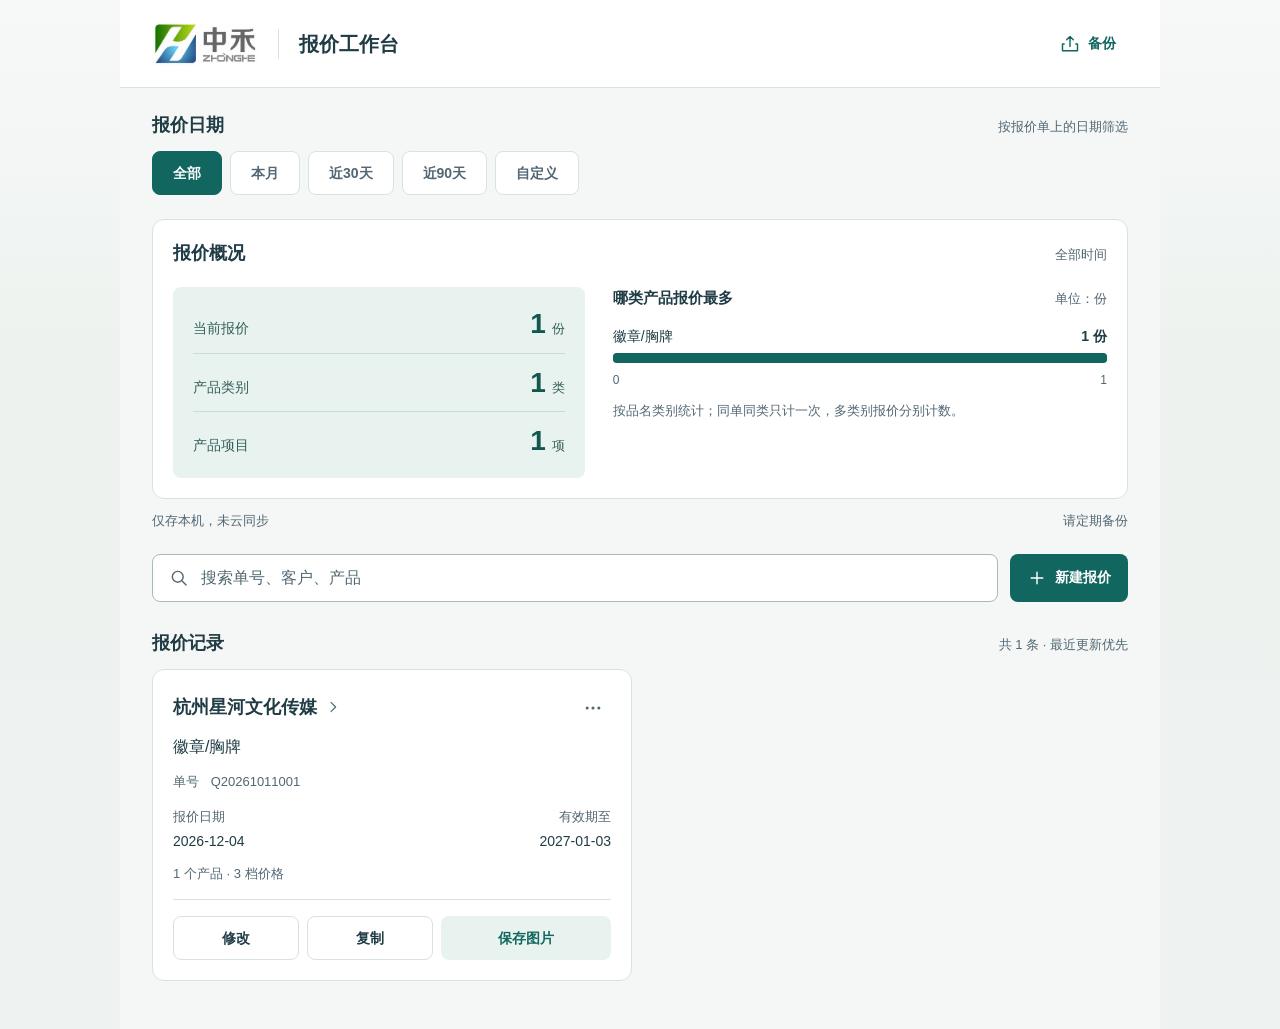
<file: index.html>
<!doctype html>
<html lang="zh-CN">
<head>
  <meta charset="utf-8">
  <meta name="viewport" content="width=device-width,initial-scale=1,maximum-scale=1,user-scalable=no,viewport-fit=cover">
  <meta name="theme-color" content="#0f5b4b">
  <meta name="apple-mobile-web-app-capable" content="yes">
  <meta name="apple-mobile-web-app-status-bar-style" content="default">
  <meta name="apple-mobile-web-app-title" content="中禾报价">
  <title>中禾报价 · 移动工作台</title>
  <link rel="manifest" href="./manifest.webmanifest">
  <link rel="icon" href="./icon.svg" type="image/svg+xml">
  <link rel="stylesheet" href="./styles.css">
  <link rel="stylesheet" href="./v2.css">
  <link rel="stylesheet" href="./v3.css">
  <link rel="stylesheet" href="./v4.css">
  <link rel="stylesheet" href="./v5.css">
  <link rel="stylesheet" href="./v6.css?v=20">
  <link rel="stylesheet" href="./home.css?v=24">
</head>
<body>
  <div id="app" aria-live="polite"></div>
  <div id="toast" class="toast" role="status"></div>
  <div id="dialog-root"></div>
  <script src="./app.js?v=22" defer></script>
  <script src="./v2-bridge.js" defer></script>
  <script src="./v3-bridge.js?v=22" defer></script>
  <script src="./v4-bridge.js" defer></script>
  <script src="./v5-bridge.js?v=16" defer></script>
  <script src="./v6-bridge.js?v=22" defer></script>
  <script src="./home.js?v=24" defer></script>
</body>
</html>
</file>
<file: styles.css>
:root{--brand:#0f5b4b;--brand-2:#18735e;--brand-soft:#e8f4ef;--ink:#163b33;--muted:#6f837c;--line:#dce7e2;--paper:#fff;--bg:#f3f7f5;--danger:#bd443f;--warn:#9a6412;--shadow:0 14px 40px rgba(20,70,58,.09);--radius:22px;--safe-bottom:max(20px,env(safe-area-inset-bottom))}
*{box-sizing:border-box}html{background:var(--bg);color:var(--ink);font-family:Inter,"PingFang SC","Noto Sans CJK SC",system-ui,-apple-system,sans-serif}body{margin:0;min-height:100dvh;background:radial-gradient(circle at 90% -10%,#d8eee6 0,transparent 34%),var(--bg)}button,input,select,textarea{font:inherit}button{cursor:pointer;-webkit-tap-highlight-color:transparent}button:focus-visible,input:focus-visible,select:focus-visible,textarea:focus-visible{outline:3px solid rgba(24,115,94,.28);outline-offset:2px}.shell{width:min(100%,760px);margin:auto;min-height:100dvh;padding-bottom:96px}.topbar{position:sticky;z-index:20;top:0;display:flex;align-items:center;gap:12px;padding:max(14px,env(safe-area-inset-top)) 18px 12px;background:rgba(243,247,245,.92);backdrop-filter:blur(18px);border-bottom:1px solid rgba(220,231,226,.85)}.brandmark{display:grid;place-items:center;width:42px;height:42px;border-radius:14px;color:#fff;background:linear-gradient(145deg,var(--brand-2),var(--brand));box-shadow:0 8px 18px rgba(15,91,75,.22);font-weight:900}.brandcopy{min-width:0;flex:1}.brandcopy strong{display:block;font-size:17px;letter-spacing:.02em}.brandcopy small{color:var(--muted);font-size:11px;letter-spacing:.13em}.icon-btn{display:grid;place-items:center;min-width:44px;height:44px;padding:0 13px;border:1px solid var(--line);border-radius:14px;background:#fff;color:var(--ink);font-weight:800}.main{padding:18px}.hero{position:relative;overflow:hidden;padding:24px;border-radius:26px;color:#fff;background:linear-gradient(135deg,#0a4e41,#17745f);box-shadow:0 20px 46px rgba(15,91,75,.19)}.hero:after{content:"";position:absolute;width:170px;height:170px;right:-70px;top:-70px;border:32px solid rgba(255,255,255,.08);border-radius:50%}.hero-eyebrow{font-size:12px;letter-spacing:.18em;opacity:.72}.hero h1{margin:8px 0 6px;font-size:28px;line-height:1.15}.hero p{margin:0;max-width:88%;font-size:13px;line-height:1.7;color:#d9eee7}.stats{position:relative;z-index:1;display:grid;grid-template-columns:repeat(3,1fr);gap:8px;margin-top:20px}.stat{padding:13px 10px;border:1px solid rgba(255,255,255,.12);border-radius:16px;background:rgba(255,255,255,.09)}.stat b{display:block;font-size:21px}.stat span{font-size:11px;color:#d0e7df}.toolbar{display:grid;grid-template-columns:1fr auto;gap:10px;margin:18px 0 12px}.search{display:flex;align-items:center;gap:9px;padding:0 14px;border:1px solid var(--line);border-radius:16px;background:#fff}.search input{width:100%;height:48px;border:0;outline:0;color:var(--ink);background:transparent}.primary,.secondary,.danger,.ghost{min-height:48px;border-radius:15px;padding:0 16px;font-weight:850;border:1px solid transparent}.primary{color:#fff;background:linear-gradient(145deg,var(--brand-2),var(--brand));box-shadow:0 8px 20px rgba(15,91,75,.18)}.secondary{color:var(--brand);background:var(--brand-soft);border-color:#cfe3db}.ghost{color:var(--ink);background:#fff;border-color:var(--line)}.danger{color:var(--danger);background:#fff1f0;border-color:#f1cfcc}.tabs{display:flex;gap:8px;overflow:auto;padding:4px 0 10px;scrollbar-width:none}.tabs::-webkit-scrollbar{display:none}.tab{flex:none;min-height:38px;padding:0 14px;border:0;border-radius:999px;background:#e6efeb;color:#667a73;font-size:13px;font-weight:800}.tab.active{color:#fff;background:var(--brand)}.quote-list{display:grid;gap:12px}.quote-card{padding:18px;border:1px solid var(--line);border-radius:var(--radius);background:#fff;box-shadow:0 8px 26px rgba(20,70,58,.055)}.quote-card:active{transform:scale(.995)}.card-top{display:flex;gap:12px;justify-content:space-between;align-items:flex-start}.quote-no{font-size:15px;font-weight:950;overflow-wrap:anywhere}.customer{margin-top:5px;color:var(--muted);font-size:13px}.pill{flex:none;padding:7px 10px;border-radius:999px;background:#edf1ef;color:#61726c;font-size:11px;font-weight:900}.pill.pending{background:#fff2d9;color:var(--warn)}.pill.ordered{background:#e1f4e8;color:#207344}.pill.invalid,.pill.expired{background:#fee9e7;color:var(--danger)}.products{margin:15px 0 10px;font-size:17px;font-weight:900;line-height:1.45}.meta{display:grid;gap:5px;color:#83948e;font-size:12px}.card-actions{display:grid;grid-template-columns:repeat(3,1fr);gap:8px;margin-top:15px}.card-actions button{min-height:40px;padding:0 7px;border-radius:12px;font-size:12px}.empty{text-align:center;padding:50px 20px;color:var(--muted)}.fab{position:fixed;z-index:30;right:max(18px,calc((100vw - 724px)/2));bottom:var(--safe-bottom);display:flex;align-items:center;gap:8px;min-height:54px;padding:0 19px;border:0;border-radius:18px;color:#fff;background:linear-gradient(145deg,#18735e,#0f5b4b);box-shadow:0 14px 30px rgba(15,91,75,.3);font-weight:900}.page-head{display:flex;align-items:center;gap:12px;margin-bottom:16px}.page-head h1{margin:0;font-size:23px}.page-head p{margin:4px 0 0;color:var(--muted);font-size:12px}.section,.product-section{margin-bottom:14px;padding:18px;border:1px solid var(--line);border-radius:22px;background:#fff;box-shadow:0 7px 24px rgba(20,70,58,.045)}.section-title{display:flex;justify-content:space-between;align-items:center;margin:0 0 14px;font-size:16px;font-weight:950}.section-title small{color:var(--muted);font-size:11px;font-weight:500}.form-grid{display:grid;gap:13px}.two{grid-template-columns:1fr 1fr}.field{display:grid;gap:7px;min-width:0}.field label,.label{color:#657a72;font-size:12px;font-weight:800}.field input,.field select,.field textarea{width:100%;min-height:48px;padding:12px 13px;border:1px solid var(--line);border-radius:13px;background:#fbfdfc;color:var(--ink);outline:0}.field textarea{min-height:82px;resize:vertical;line-height:1.55}.field input:focus,.field select:focus,.field textarea:focus{border-color:#69a898;background:#fff;box-shadow:0 0 0 3px rgba(24,115,94,.08)}.product-head{display:flex;align-items:center;justify-content:space-between;margin:-18px -18px 18px;padding:16px 18px;border-radius:22px 22px 0 0;color:#fff;background:linear-gradient(135deg,#145f50,#0f5b4b)}.product-head strong{font-size:16px}.product-head button{border:1px solid rgba(255,255,255,.25);border-radius:11px;color:#fff;background:rgba(255,255,255,.1);height:36px}.subhead{margin:18px 0 10px;padding-top:15px;border-top:1px solid #edf2ef;font-size:14px;font-weight:950}.chips{display:flex;flex-wrap:wrap;gap:8px}.chip{position:relative}.chip input{position:absolute;opacity:0}.chip span{display:flex;align-items:center;min-height:38px;padding:0 11px;border:1px solid var(--line);border-radius:11px;background:#f8faf9;color:#60746d;font-size:12px;font-weight:750}.chip input:checked+span{border-color:#85b8aa;color:var(--brand);background:var(--brand-soft)}.segmented{display:grid;grid-template-columns:1fr 1fr;gap:4px;padding:4px;border-radius:13px;background:#edf3f0}.segmented button{height:39px;border:0;border-radius:10px;background:transparent;color:#71827c;font-weight:800}.segmented button.active{background:#fff;color:var(--brand);box-shadow:0 3px 9px rgba(20,70,58,.1)}.price-row{display:grid;grid-template-columns:1fr 1fr 38px;gap:8px;align-items:end;margin-bottom:9px}.price-row .remove{height:48px;border:1px solid #f0d2cf;border-radius:12px;background:#fff5f4;color:var(--danger);font-size:20px}.photo-row{display:flex;gap:9px;overflow:auto}.photo{position:relative;flex:0 0 88px;height:88px;border-radius:14px;overflow:hidden;background:#eef3f0}.photo img{width:100%;height:100%;object-fit:cover}.photo button{position:absolute;right:4px;top:4px;width:25px;height:25px;border:0;border-radius:50%;color:#fff;background:rgba(0,0,0,.58)}.upload{display:grid;place-items:center;flex:0 0 88px;height:88px;border:1px dashed #9ebbb1;border-radius:14px;color:var(--brand);background:#f6fbf9;font-size:12px;font-weight:850}.sticky-save{position:sticky;z-index:18;bottom:0;display:grid;grid-template-columns:1fr 2fr;gap:10px;margin:16px -18px -18px;padding:12px 18px calc(12px + env(safe-area-inset-bottom));background:linear-gradient(0deg,#f3f7f5 80%,rgba(243,247,245,0))}.detail-hero{overflow:hidden;border-radius:24px;background:#fff;border:1px solid var(--line);box-shadow:var(--shadow)}.detail-banner{padding:22px;background:linear-gradient(135deg,#e9f6f1,#fffdf7)}.detail-banner h1{margin:8px 0 5px;font-size:22px}.detail-banner p{margin:0;color:var(--muted);font-size:12px}.detail-grid{display:grid;grid-template-columns:1fr 1fr;background:var(--line);gap:1px}.detail-grid div{padding:14px;background:#fff}.detail-grid span{display:block;color:var(--muted);font-size:11px}.detail-grid b{display:block;margin-top:5px;font-size:13px}.spec-list{display:grid;gap:1px;background:#edf2ef}.spec-row{display:grid;grid-template-columns:90px 1fr;gap:12px;padding:13px;background:#fff;font-size:13px}.spec-row span:first-child{color:var(--muted)}.price-table{overflow:hidden;border:1px solid var(--line);border-radius:14px}.price-line{display:grid;grid-template-columns:.8fr 1fr 1.25fr;gap:8px;padding:12px;background:#fff;border-top:1px solid #edf2ef;font-size:12px}.price-line:first-child{border:0;background:var(--brand-soft);color:#477266;font-weight:900}.price-line span:last-child{text-align:right;font-weight:900}.detail-actions{display:grid;grid-template-columns:1fr 1fr;gap:9px;margin-top:14px}.login-shell{display:grid;align-items:center;min-height:100dvh;padding:28px 20px;background:radial-gradient(circle at 80% 10%,#d0e9e0,transparent 35%),linear-gradient(155deg,#f7faf8,#eaf2ef)}.login-card{width:min(100%,430px);margin:auto;padding:27px;border:1px solid rgba(255,255,255,.7);border-radius:28px;background:rgba(255,255,255,.9);box-shadow:0 30px 80px rgba(20,70,58,.14);backdrop-filter:blur(18px)}.login-logo{display:grid;place-items:center;width:58px;height:58px;border-radius:18px;color:#fff;background:linear-gradient(145deg,var(--brand-2),var(--brand));font-size:23px;font-weight:950}.login-card h1{margin:20px 0 8px;font-size:28px}.login-card>p{margin:0 0 22px;color:var(--muted);font-size:13px;line-height:1.7}.login-card .primary{width:100%;margin-top:16px}.demo-link{width:100%;margin-top:10px;border:0;background:transparent;color:var(--brand);font-weight:800}.toast{position:fixed;z-index:100;left:50%;bottom:100px;transform:translate(-50%,20px);max-width:calc(100vw - 40px);padding:11px 15px;border-radius:13px;color:#fff;background:rgba(22,47,41,.94);font-size:13px;opacity:0;pointer-events:none;transition:.22s}.toast.show{opacity:1;transform:translate(-50%,0)}.modal{position:fixed;z-index:90;inset:0;display:grid;place-items:end center;padding:18px;background:rgba(7,26,21,.42);backdrop-filter:blur(5px)}.modal-card{width:min(100%,520px);padding:20px;border-radius:24px;background:#fff;box-shadow:0 30px 80px rgba(0,0,0,.22)}.modal-card h2{margin:0 0 8px}.modal-card p{color:var(--muted);line-height:1.6}.modal-actions{display:grid;grid-template-columns:1fr 1fr;gap:9px;margin-top:18px}.hidden{display:none!important}.offline{display:inline-flex;align-items:center;gap:6px;color:#976512;font-size:11px;font-weight:800}.offline:before{content:"";width:7px;height:7px;border-radius:50%;background:#e5a528}@media(min-width:700px){.main{padding:24px}.hero{padding:30px}.quote-list{grid-template-columns:1fr 1fr}.quote-card{display:flex;flex-direction:column}.card-actions{margin-top:auto;padding-top:16px}.form-grid.desktop-two{grid-template-columns:1fr 1fr}.sticky-save{margin-left:-24px;margin-right:-24px;padding-left:24px;padding-right:24px}}@media(max-width:420px){.main{padding:14px}.two{grid-template-columns:1fr}.stats{gap:6px}.stat{padding:11px 8px}.stat b{font-size:18px}.hero h1{font-size:25px}.toolbar{grid-template-columns:1fr}.toolbar .primary{display:none}.detail-grid{grid-template-columns:1fr 1fr}.price-line{grid-template-columns:.75fr 1fr 1.35fr;padding:11px 9px}.section,.product-section{padding:15px}.product-head{margin:-15px -15px 16px;padding:15px}.sticky-save{margin-left:-15px;margin-right:-15px}}
@media(prefers-reduced-motion:reduce){*{scroll-behavior:auto!important;transition:none!important}}@media print{.topbar,.detail-actions,.fab,.sticky-save{display:none!important}.shell{padding:0;max-width:none}.main{padding:0}.section,.product-section,.detail-hero{box-shadow:none;break-inside:avoid}body{background:#fff}}
</file>
<file: v2.css>
:root{--brand:#0b4c3f;--brand-2:#146454;--brand-soft:#eaf3ef;--ink:#132f29;--muted:#71807b;--line:#dfe6e2;--gold:#b8904b;--gold-soft:#f6f0e4;--bg:#eef2f0;--shadow:0 18px 54px rgba(18,52,43,.08);--radius:16px}
body{background:linear-gradient(180deg,#f7f9f8 0,#edf2ef 34%,#eef2f0 100%)}
.topbar{padding:max(12px,env(safe-area-inset-top)) 18px 11px;background:rgba(248,250,249,.94);border-bottom:1px solid #e5ebe8}.brandcopy strong{font-size:16px}.brandcopy small{font-size:9px;letter-spacing:.18em;color:#8a9692}.icon-btn{border-radius:12px;box-shadow:0 4px 14px rgba(18,52,43,.04)}
.hero{padding:22px;border-radius:18px;background:linear-gradient(125deg,#0a4439 0%,#0f594a 58%,#18705d 100%);box-shadow:0 18px 44px rgba(11,76,63,.18)}.hero:after{width:210px;height:210px;right:-80px;top:-90px;border:1px solid rgba(211,184,127,.23);box-shadow:0 0 0 32px rgba(255,255,255,.025),0 0 0 64px rgba(255,255,255,.02)}.hero-eyebrow{color:#d6bd85;font-size:10px;font-weight:700}.hero h1{font-size:26px;letter-spacing:-.02em}.stats{margin-top:18px}.stat{border-radius:10px;border-color:rgba(255,255,255,.1);background:rgba(255,255,255,.065)}
.quote-card{position:relative;border-radius:15px;border:1px solid #e2e8e5;box-shadow:0 10px 30px rgba(18,52,43,.05)}.quote-card:before{content:"";position:absolute;left:-1px;top:18px;bottom:18px;width:3px;border-radius:2px;background:var(--gold)}.products{font-size:16px}.primary,.secondary,.danger,.ghost{border-radius:11px}.tab{border-radius:10px}.fab{border-radius:14px}
.quote-document{overflow:hidden;border:1px solid #dfe5e2;background:#fff;box-shadow:0 24px 70px rgba(18,52,43,.11)}
.doc-masthead{display:grid;grid-template-columns:58px minmax(0,1fr) auto;gap:14px;align-items:center;padding:24px 20px 18px}.doc-logo{display:grid;place-items:center;width:58px;height:58px;border-radius:12px;background:var(--brand);color:#fff;font-size:20px;font-weight:950;letter-spacing:.04em;box-shadow:inset 0 0 0 1px rgba(255,255,255,.13)}.doc-company{min-width:0}.doc-company small{display:block;overflow:hidden;color:#9a7940;font-size:8px;font-weight:800;letter-spacing:.08em;white-space:nowrap;text-overflow:ellipsis}.doc-company h1{margin:5px 0 3px;font-size:17px;line-height:1.25;letter-spacing:.01em}.doc-company p{margin:0;color:#83918c;font-size:10px}.doc-type{text-align:right}.doc-type span{display:block;color:#a38043;font-size:9px;font-weight:900;letter-spacing:.13em}.doc-type b{display:block;margin-top:3px;font-size:18px}.doc-rule{height:4px;margin:0 20px;background:linear-gradient(90deg,var(--brand) 0 72%,var(--gold) 72%)}
.doc-summary{display:grid;grid-template-columns:1.35fr 1fr 1fr 1fr;gap:1px;margin:18px 20px;background:#e3e9e6;border:1px solid #e3e9e6}.doc-summary>div{min-width:0;padding:10px;background:#fafbf9}.doc-summary span,.doc-client span{display:block;color:#7d8985;font-size:9px}.doc-summary b,.doc-client b{display:block;margin-top:4px;overflow-wrap:anywhere;font-size:11px}.doc-status{color:#9b6819!important}.doc-status.ordered{color:#23724a!important}.doc-status.invalid,.doc-status.expired{color:#b8423d!important}
.doc-client{display:grid;grid-template-columns:92px 1.3fr 1fr;margin:0 20px 22px;border:1px solid #dce7e2;background:#f1f6f3}.doc-client>div{min-width:0;padding:11px 12px;border-right:1px solid #dce7e2;border-bottom:1px solid #dce7e2}.doc-client>div:nth-last-child(-n+2){border-bottom:0}.doc-client>div:nth-child(3),.doc-client>div:nth-child(5){border-right:0}.doc-client-label{grid-row:1/3;display:flex;flex-direction:column;justify-content:center;background:var(--brand);color:#fff!important}.doc-client-label small{color:#bcd0ca;font-size:8px;letter-spacing:.12em}.doc-client-label b{font-size:14px}
.doc-product{margin:0 20px 24px;border-top:1px solid #c6d0cc}.doc-product-title{display:grid;grid-template-columns:48px 1fr auto;align-items:center;min-height:66px;background:var(--brand);color:#fff}.doc-index{display:grid;place-items:center;align-self:stretch;background:var(--gold);font-size:16px;font-weight:900}.doc-product-title>div:nth-child(2){padding:10px 12px}.doc-product-title small{display:block;color:#bdd0ca;font-size:8px;font-weight:700;letter-spacing:.12em}.doc-product-title h2{margin:3px 0 0;font-size:16px}.doc-lead{padding:10px 14px;text-align:right}.doc-lead b{display:block;margin-top:3px;font-size:11px}.doc-specs{display:grid;grid-template-columns:1fr 1fr;border:1px solid #dfe6e2;border-top:0}.doc-specs>div{min-width:0;padding:11px 12px;border-right:1px solid #e2e8e5;border-bottom:1px solid #e2e8e5}.doc-specs>div:nth-child(even){border-right:0}.doc-specs .wide{grid-column:1/-1;border-right:0}.doc-specs span{display:block;color:#788580;font-size:9px}.doc-specs b{display:block;margin-top:5px;font-size:12px;line-height:1.55}.doc-photos{display:flex;gap:8px;padding:12px;border:1px solid #e1e7e4;border-top:0;overflow:auto}.doc-photos img{width:76px;height:76px;object-fit:cover;border-radius:8px;border:1px solid #e1e6e3}.doc-pricing{margin-top:12px;border:1px solid #dce5e1}.doc-price-head,.doc-price-row{display:grid;grid-template-columns:1fr 1fr 1.25fr;align-items:center;gap:8px}.doc-price-head{padding:10px 12px;background:#e8f2ed;color:#45675e;font-size:9px;font-weight:900}.doc-price-head span:last-child{text-align:right}.doc-price-row{padding:12px;border-top:1px solid #e6ebe8;font-size:11px}.doc-price-row>span:first-child{font-weight:700}.doc-price-row i{margin-right:8px;color:#b8904b;font-size:8px;font-style:normal}.doc-price-row small{color:#85908c;font-size:8px}.doc-price-row strong{text-align:right;color:var(--brand);font-size:13px}.doc-fee{display:flex;justify-content:space-between;padding:10px 12px;border-top:1px solid #e5e2d8;background:#faf6ec;color:#795f31;font-size:11px}.doc-note{display:grid;grid-template-columns:82px 1fr;padding:11px 12px;background:#fbf8f1;color:#584a32;font-size:11px}.doc-note span{color:#9a7d48;font-weight:700}.doc-extras{display:grid;grid-template-columns:1fr 1fr;gap:8px;margin-top:10px}.doc-extras>div{padding:11px;border:1px solid #e1e7e4;background:#f7f9f8}.doc-extras small{display:block;color:#75837e;font-size:8px;font-weight:800;letter-spacing:.08em}.doc-extras b{display:block;margin-top:5px;font-size:11px}.doc-extras span{display:block;margin-top:3px;color:#74817d;font-size:9px;line-height:1.4}
.doc-footer{display:grid;grid-template-columns:1fr auto;gap:20px;align-items:center;margin-top:6px;padding:18px 20px;background:#123c33;color:#fff}.doc-footer b{font-size:11px;color:#d5b979}.doc-footer p{margin:5px 0 0;max-width:430px;color:#d0dfda;font-size:9px;line-height:1.55}.doc-seal{text-align:right}.doc-seal span{display:block;font-size:14px;font-weight:900}.doc-seal small{color:#a9c2ba;font-size:7px;letter-spacing:.12em}.action-dock{position:sticky;z-index:18;bottom:0;display:grid;grid-template-columns:repeat(3,1fr);gap:8px;margin:16px -18px -18px;padding:12px 18px calc(12px + env(safe-area-inset-bottom));background:rgba(239,243,241,.95);border-top:1px solid #dce4e0;backdrop-filter:blur(16px)}.action-dock button{min-height:44px;padding:0 8px;font-size:11px}.action-dock .primary{grid-column:span 2}.action-dock .danger{grid-column:span 1}
.product-section{border-radius:16px}.product-head{border-radius:16px 16px 0 0}.field input,.field select,.field textarea{border-radius:10px}.chip span{border-radius:8px}.section{border-radius:16px}
@media(max-width:420px){.quote-document{margin:0 -2px}.doc-masthead{grid-template-columns:48px minmax(0,1fr) auto;padding:18px 14px 14px;gap:10px}.doc-logo{width:48px;height:48px;border-radius:10px;font-size:17px}.doc-company h1{font-size:14px}.doc-company p{font-size:8px}.doc-type b{font-size:15px}.doc-rule{margin:0 14px}.doc-summary{margin:14px;grid-template-columns:1fr 1fr}.doc-client,.doc-product{margin-left:14px;margin-right:14px}.doc-client{grid-template-columns:74px 1fr}.doc-client-label{grid-row:1/5}.doc-client>div{border-right:0}.doc-client>div:nth-last-child(-n+2){border-bottom:1px solid #dce7e2}.doc-client>div:last-child{border-bottom:0}.doc-product-title{grid-template-columns:42px 1fr auto}.doc-index{font-size:14px}.doc-lead{padding:8px}.doc-specs{grid-template-columns:1fr}.doc-specs>div,.doc-specs>div:nth-child(even){border-right:0}.doc-specs .wide{grid-column:auto}.doc-extras{grid-template-columns:1fr}.doc-footer{padding:16px 14px}.action-dock{margin-left:-14px;margin-right:-14px;padding-left:14px;padding-right:14px}}
@media print{body{background:#fff}.quote-document{border:0;box-shadow:none}.action-dock{display:none!important}.doc-product{break-inside:avoid}}
</file>
<file: v3.css>
:root{--brand:#083f35;--brand-2:#12604f;--gold:#bd9650;--gold-soft:#f7f1e6}
.company-badge{display:inline-flex;align-items:center;min-height:30px;padding:0 11px;border:1px solid rgba(189,150,80,.38);border-radius:999px;background:#fbf7ef;color:#8b692f;font-size:10px;font-weight:800;letter-spacing:.08em;white-space:nowrap}
.hero.quote-only-hero{padding:24px 22px 21px}.quote-only-hero h1{max-width:330px}.quote-only-hero p{max-width:440px}.quote-only-hero .stat b{font-variant-numeric:tabular-nums}
.workspace-note{display:flex;align-items:center;gap:9px;margin:13px 0 2px;color:#6e7e79;font-size:11px}.workspace-note:before{content:"";width:7px;height:7px;border-radius:50%;background:#2b8a68;box-shadow:0 0 0 4px rgba(43,138,104,.1)}
.quote-card .card-actions{grid-template-columns:repeat(3,1fr)}.quote-card .card-actions .primary{box-shadow:none}.quote-card .card-actions button{min-width:0;padding-left:8px;padding-right:8px}
.quote-document{max-width:760px;margin-left:auto;margin-right:auto}
.quote-document .doc-masthead{grid-template-columns:72px minmax(0,1fr) auto;gap:16px}.quote-document .doc-logo{width:72px;height:72px;font-size:24px}.quote-document .doc-company{display:flex;flex-direction:column}.quote-document .doc-company h1{order:1;margin:0 0 5px;font-size:18px}.quote-document .doc-company small{order:2;width:100%;font-size:8px;letter-spacing:.075em}.quote-document .doc-company p{order:3;margin-top:6px;color:#8c6e37;font-weight:700}.quote-document .doc-type b{font-size:17px}.quote-document .doc-product-title{grid-template-columns:48px 1fr}.quote-document .doc-lead{display:none}.quote-document .doc-fee{display:grid;grid-template-columns:1fr auto;align-items:center;min-height:46px}.quote-document .doc-note{min-height:46px;border-top:1px solid #eadfc8}.doc-extras .sample-important{position:relative;border:1px solid #d4b46e;background:linear-gradient(135deg,#fffaf0,#f5ead2);box-shadow:inset 4px 0 0 #b8904b}.doc-extras .sample-important small{color:#8b692f;font-size:9px}.doc-extras .sample-important b{color:#173c33;font-size:13px}.doc-extras .sample-important:after{content:"重点";position:absolute;right:10px;top:9px;padding:2px 6px;border-radius:999px;background:#0b4c3f;color:#fff;font-size:8px;font-weight:800}
.doc-summary{grid-template-columns:1.3fr .8fr 1fr 1fr}.doc-summary .summary-products b{color:var(--brand)}
.action-dock.quote-only{grid-template-columns:1fr 1fr 1.45fr}.action-dock.quote-only .primary{grid-column:auto}.action-dock.quote-only button{font-size:12px}
.export-note{display:flex;align-items:flex-start;gap:10px;margin:14px 0 0;padding:12px 14px;border:1px solid #eadfc9;border-radius:12px;background:#fbf8f1;color:#6e6047;font-size:11px;line-height:1.6}.export-note:before{content:"✓";display:grid;place-items:center;flex:0 0 21px;height:21px;border-radius:50%;background:#0e5b4a;color:#fff;font-weight:900}
@media(max-width:420px){.company-badge{padding:0 9px;font-size:9px}.quote-only-hero h1{font-size:24px}.action-dock.quote-only{grid-template-columns:1fr 1fr}.action-dock.quote-only .primary{grid-column:1/-1;grid-row:1}.quote-card .card-actions button{font-size:11px}.quote-document .doc-masthead{grid-template-columns:58px minmax(0,1fr) auto;gap:10px}.quote-document .doc-logo{width:58px;height:58px;font-size:20px}.quote-document .doc-company h1{font-size:14px}.quote-document .doc-company small{font-size:6px}.quote-document .doc-company p{font-size:8px}.quote-document .doc-type b{font-size:14px}}
</file>
<file: v4.css>
:root{--control-h:54px;--field-gap:8px;--form-gap:16px}
.form-grid{gap:var(--form-gap)}.field{gap:var(--field-gap)}.field label,.label{min-height:20px;font-size:12px;line-height:20px}.field input,.field select{display:block;height:var(--control-h);min-height:var(--control-h);padding:0 15px;border-radius:12px;line-height:normal}.field select{padding-right:42px}.field textarea{min-height:96px;padding:14px 15px;border-radius:12px;line-height:1.6}.form-grid.two{column-gap:16px;row-gap:16px;align-items:start}.section,.product-section{padding:20px}.product-head{margin:-20px -20px 20px;padding:17px 20px}.price-row{gap:10px;margin-bottom:12px}.price-row .remove{height:var(--control-h)}
.quote-document .doc-masthead{grid-template-columns:74px minmax(0,1fr) auto;padding-top:22px}.quote-document .doc-logo{width:74px;height:74px;padding:0;background:none;box-shadow:none}.quote-document .doc-logo img{display:block;width:100%;height:100%}.quote-document .doc-company h1{font-size:18px}.quote-document .doc-company small{overflow:visible;font-size:7.5px;letter-spacing:.055em}.quote-document .doc-company p{margin-top:5px;font-size:10px}.quote-document .doc-rule{height:2px;background:linear-gradient(90deg,#365e54,#365e54 78%,#b99a59 78%)}
.quote-document .doc-summary>div{padding:12px}.quote-document .doc-summary span,.quote-document .doc-client span,.quote-document .doc-specs span{font-size:10px}.quote-document .doc-summary b,.quote-document .doc-client b{font-size:12px}.quote-document .doc-client{grid-template-columns:92px 1fr 1fr}.quote-document .doc-client>div{min-height:55px;display:flex;flex-direction:column;justify-content:center}.quote-document .doc-client-label{grid-row:1/3}.quote-document .doc-specs{grid-template-columns:1fr}.quote-document .doc-specs>div,.quote-document .doc-specs>div:nth-child(even),.quote-document .doc-specs .wide{grid-column:auto;display:grid;grid-template-columns:92px minmax(0,1fr);align-items:center;min-height:52px;padding:10px 14px;border-right:0}.quote-document .doc-specs span{display:block;text-align:justify;text-align-last:justify;color:#667b73;font-weight:750}.quote-document .doc-specs b{margin:0;padding-left:14px;border-left:1px solid #e2e8e5;font-size:12px}.quote-document .doc-pricing{margin-top:14px}.quote-document .doc-price-head,.quote-document .doc-price-row{min-height:48px}.quote-document .doc-price-row{padding-top:10px;padding-bottom:10px}.quote-document .doc-fee,.quote-document .doc-note{min-height:54px;padding:12px 14px}.quote-document .doc-fee span,.quote-document .doc-note span{font-size:10px;font-weight:800}.quote-document .doc-fee strong,.quote-document .doc-note b{font-size:12px}.quote-document .doc-note{grid-template-columns:92px 1fr;background:#fffaf0}.quote-document .doc-extras{grid-template-columns:1fr}.quote-document .doc-extras>div{min-height:66px;padding:13px 14px}.quote-document .doc-extras .sample-important{display:grid;grid-template-columns:auto 1fr auto;gap:6px 18px;align-items:center;min-height:88px;padding:15px 16px;border:1px solid #d7bc82;background:#fbf5e8;box-shadow:inset 5px 0 0 #b8904b}.quote-document .sample-important small{grid-column:1}.quote-document .sample-important b{grid-column:2;font-size:15px}.quote-document .sample-important span{grid-column:1/-1;margin:0;padding-top:7px;border-top:1px solid #eadfc8;font-size:10px}.quote-document .sample-important:after{content:"打样报价";position:static;grid-column:3;grid-row:1;padding:4px 8px;background:#e8dcc2;color:#765a2a}.quote-document .doc-footer{background:#edf4f1;color:#263d37;border-top:1px solid #cadbd4}.quote-document .doc-footer b{display:none}.quote-document .doc-footer p{margin:0;color:#3d544d}.quote-document .doc-seal span{color:#173a32}.quote-document .doc-seal small{color:#6f817b}
@media(max-width:420px){:root{--control-h:52px;--form-gap:14px}.section,.product-section{padding:16px}.product-head{margin:-16px -16px 18px}.quote-document .doc-masthead{grid-template-columns:54px minmax(0,1fr) auto}.quote-document .doc-logo{width:54px;height:54px}.quote-document .doc-company h1{font-size:13px}.quote-document .doc-company small{font-size:5.5px}.quote-document .doc-company p{font-size:7.5px}.quote-document .doc-specs>div,.quote-document .doc-specs>div:nth-child(even),.quote-document .doc-specs .wide{grid-template-columns:74px minmax(0,1fr)}}
.quote-document .doc-logo{position:relative;overflow:hidden;background:#fff}.quote-document .doc-logo img{position:absolute;width:210%;max-width:none;height:auto;left:-19%;top:-101%;display:block}.quote-document .doc-type b{font-size:17px}.quote-document .doc-client>div{border-right:1px solid #dce7e2;border-bottom:1px solid #dce7e2}.quote-document .doc-client-label{border-bottom:0}.quote-document .doc-client>div:nth-child(3),.quote-document .doc-client>div:nth-child(5){border-right:0}.quote-document .doc-client>div:nth-child(4),.quote-document .doc-client>div:nth-child(5){border-bottom:0}
@media(max-width:420px){.quote-document .doc-client{grid-template-columns:74px 1fr}.quote-document .doc-client-label{grid-row:1/5}.quote-document .doc-client>div{border-right:0;border-bottom:1px solid #dce7e2}.quote-document .doc-client>div:last-child{border-bottom:0}}
</file>
<file: v5.css>
.quote-document{border-radius:4px}.quote-document .doc-masthead{grid-template-columns:68px minmax(0,1fr) auto;padding-bottom:14px}.quote-document .doc-logo{width:68px;height:64px}.quote-document .doc-company small{display:none}.quote-document .doc-company h1{margin:auto 0 4px;font-size:19px}.quote-document .doc-company p{margin:0;color:#5f736c;font-size:10px;font-weight:650}.quote-document .doc-type span{display:none}.quote-document .doc-type b{font-size:18px}.quote-document .doc-rule{height:2px;background:#1c6b58}
.quote-document .doc-summary{margin-top:14px;background:transparent;border:0}.quote-document .doc-summary>div{background:#fff;border-bottom:1px solid #e2ebe7}.quote-document .doc-summary span,.quote-document .doc-client span{font-size:10px}.quote-document .doc-summary b,.quote-document .doc-client b{font-size:13px}.quote-document .doc-client{grid-template-columns:1fr 1fr;margin-top:0;background:transparent;border:0}.quote-document .doc-client-label{display:none}.quote-document .doc-client>div{min-height:52px;padding:11px 14px;background:#fff;border-right:0;border-bottom:1px solid #e1eae6}.quote-document .doc-client>div:nth-child(2),.quote-document .doc-client>div:nth-child(4){background:#eff7f3}.quote-document .doc-client>div:nth-child(3),.quote-document .doc-client>div:nth-child(5){background:#fff}.quote-document .doc-product{border-top:0}.quote-document .doc-product-title{display:block;min-height:auto;padding:14px 16px;border-radius:0;background:#196a57}.quote-document .mini-product-title{color:#fff;font-size:15px;font-weight:900}.quote-document .doc-specs>div,.quote-document .doc-specs>div:nth-child(even),.quote-document .doc-specs .wide{grid-template-columns:86px minmax(0,1fr);min-height:48px;padding:10px 14px;background:#fff;border-bottom:1px solid #e3ebe7}.quote-document .doc-specs>div:nth-child(odd){background:#edf6f2}.quote-document .doc-specs span{text-align:left;text-align-last:auto}.quote-document .doc-specs b{padding-left:10px;border-left:0;font-size:13px}.quote-document .doc-pricing{border:0;border-radius:0}.quote-document .doc-price-head{background:#e5f2ed}.quote-document .doc-price-row{min-height:50px}.quote-document .doc-fee,.quote-document .doc-note{background:#eaf5f0;border-top:1px solid #d8e9e2}.quote-document .doc-extras>div{border:0;border-radius:0;background:#edf6f2}.quote-document .doc-extras .sample-important{display:block;min-height:auto;padding:0;border:0;background:#eaf5f0;box-shadow:none}.quote-document .sample-important:after{display:none}.quote-document .sample-important small,.quote-document .sample-important b,.quote-document .sample-important span{display:block;margin:0;padding:11px 14px;border-bottom:1px solid #d7e8e1;font-size:11px}.quote-document .sample-important b{font-size:13px}.quote-document .doc-footer{padding:13px 16px;border-radius:0;background:#f4f7f5}.quote-document .doc-footer p{font-size:9px}
.quote-document .mini-sample-row{display:grid!important;grid-template-columns:88px 1fr;align-items:center;min-height:48px;padding:0!important;border-bottom:1px solid #d6e7e0!important}.quote-document .mini-sample-row.five{grid-template-columns:74px 1fr 86px 42px 1fr}.quote-document .mini-sample-row span,.quote-document .mini-sample-row b,.quote-document .mini-sample-row strong{display:block;margin:0;padding:10px 12px;border:0;font-size:11px}.quote-document .mini-sample-row span{color:#41675d;font-weight:800}.quote-document .mini-sample-row b{color:#173a32;font-size:12px}.quote-document .mini-sample-row strong{text-align:right;color:#b34c43;font-size:12px}
@media(max-width:420px){.quote-document .doc-masthead{grid-template-columns:52px minmax(0,1fr) auto}.quote-document .doc-logo{width:52px;height:49px}.quote-document .doc-company h1{font-size:13px}.quote-document .doc-company p{font-size:7px}.quote-document .doc-type b{font-size:13px}.quote-document .doc-summary{grid-template-columns:1fr 1fr}.quote-document .doc-client{grid-template-columns:1fr 1fr}.quote-document .doc-client>div{border-bottom:1px solid #e1eae6}.quote-document .doc-specs>div,.quote-document .doc-specs>div:nth-child(even),.quote-document .doc-specs .wide{grid-template-columns:72px minmax(0,1fr)}}
</file>
<file: v6.css>
.q6-sheet{overflow:hidden;border:1px solid #dce7e2;border-radius:16px;background:#fff;box-shadow:0 16px 42px rgba(18,55,47,.08)}
.q6-header{padding:20px 18px 16px}.q6-brand{display:flex;align-items:center;gap:14px;min-width:0}.q6-brand img{display:block;flex:0 0 116px;width:116px;height:49px;object-fit:cover;object-position:center center}.q6-company{min-width:0;flex:1}.q6-company h1{margin:0;color:#163b32;font-size:18px;line-height:1.35;font-weight:900}.q6-company p{margin:6px 0 0;color:#73857f;font-size:10px;line-height:1.5}.q6-title-row{display:flex;align-items:flex-end;justify-content:space-between;margin-top:17px;padding-bottom:11px;border-bottom:3px solid #176b57}.q6-title-row b{color:#163b32;font-size:22px}.q6-title-row span{color:#9a7840;font-size:9px;font-weight:900;letter-spacing:.14em}
.q6-meta{display:grid;grid-template-columns:1.35fr 1fr 1fr;gap:1px;margin:0 18px 16px;border:1px solid #e1e9e5;background:#e1e9e5}.q6-cell{min-width:0;padding:11px 10px;background:#f8faf9}.q6-cell span,.q6-client-cell span{display:block;color:#73857f;font-size:10px;line-height:1.25}.q6-cell b,.q6-client-cell b{display:block;margin-top:5px;color:#173a32;font-size:12px;line-height:1.4;overflow-wrap:anywhere}
.q6-client{margin:0 18px 18px;border:1px solid #d8e6e0}.q6-section-label{display:flex;align-items:center;justify-content:space-between;padding:10px 12px;color:#fff;background:#155f4f}.q6-section-label b{font-size:14px}.q6-section-label small{color:#c9ddd6;font-size:9px;letter-spacing:.1em}.q6-client-grid{display:grid;grid-template-columns:1fr 1fr;gap:1px;background:#dce9e4}.q6-client-cell{min-width:0;min-height:62px;padding:11px 12px;background:#fff}.q6-client-cell:nth-child(2),.q6-client-cell:nth-child(3){background:#f0f7f4}.q6-client-cell b{font-size:13px}
.q6-product{margin:0 18px 22px}.q6-product-head{padding:13px 14px;color:#fff;background:#176b57;font-size:15px;font-weight:900}.q6-specs{border:1px solid #dce8e3;border-top:0}.q6-row{display:grid;grid-template-columns:88px minmax(0,1fr);align-items:center;min-height:48px;padding:9px 12px;border-bottom:1px solid #dde8e3;background:#fff}.q6-row:nth-child(odd){background:#eef7f3}.q6-row:last-child{border-bottom:0}.q6-row span{color:#698078;font-size:11px;font-weight:750}.q6-row b{min-width:0;color:#173a32;font-size:13px;line-height:1.55;overflow-wrap:anywhere}
.q6-block-title{margin-top:13px;padding:9px 12px;background:#e2f0ea;color:#345f54;font-size:11px;font-weight:900}.q6-price{border:1px solid #dce8e3;border-top:0}.q6-price-row{display:grid;grid-template-columns:1fr 1fr 1.25fr;align-items:center;gap:8px;min-height:48px;padding:9px 12px;border-bottom:1px solid #e3ebe7;color:#173a32;font-size:12px}.q6-price-row.q6-price-head{min-height:42px;background:#f0f7f4;color:#4e7167;font-size:10px;font-weight:850}.q6-price-row:last-child{border-bottom:0}.q6-price-row span:last-child{text-align:right}.q6-price-row strong{text-align:right;color:#0e5b49;font-size:13px}.q6-info-row{display:grid;grid-template-columns:92px minmax(0,1fr);align-items:center;min-height:48px;padding:9px 12px;border-bottom:1px solid #dbe8e2;background:#eef7f3}.q6-info-row span{color:#466e63;font-size:11px;font-weight:850}.q6-info-row b{color:#173a32;font-size:13px;line-height:1.5;overflow-wrap:anywhere}.q6-info-row.sample-fee{grid-template-columns:70px 1fr 72px 1fr}.q6-info-row.sample-fee b:last-child{text-align:right;color:#a5473f}
.q6-footer{margin-top:4px;padding:15px 18px;background:#f1f5f3;color:#536a63;font-size:10px;line-height:1.65}.q6-footer strong{display:block;margin-bottom:3px;color:#1c443a;font-size:12px}.q6-actions{position:sticky;z-index:18;bottom:0;display:grid;grid-template-columns:1fr 1fr 1.45fr;gap:8px;margin:16px -18px -18px;padding:12px 18px calc(12px + env(safe-area-inset-bottom));border-top:1px solid #dce5e1;background:rgba(242,246,244,.96);backdrop-filter:blur(14px)}.q6-actions button{min-width:0;min-height:46px;padding:0 8px;font-size:12px}
.validity-hint{display:block;margin-top:-1px;color:#779087;font-size:10px;line-height:1.4}
html,body{touch-action:pan-x pan-y}.field,.date-grid{min-width:0}.field input,.field select,.field textarea{display:block;min-width:0;max-width:100%}.field input[type="date"]{display:flex;align-items:center;justify-content:center;width:100%;height:52px;min-height:52px;padding-top:0;padding-bottom:0;line-height:normal;-webkit-appearance:none;appearance:none;text-align:center;text-align-last:center}.field input[type="date"]::-webkit-date-and-time-value{display:flex;align-items:center;justify-content:center;width:100%;min-width:100%;height:100%;margin:0;line-height:normal;text-align:center}.field input[type="date"]::-webkit-datetime-edit{display:flex;align-items:center;justify-content:center;height:100%;padding:0;line-height:normal}.field input[type="date"]::-webkit-datetime-edit-fields-wrapper{display:flex;align-items:center;height:100%;padding:0}.date-grid .field select{text-align:center;text-align-last:center}.date-grid>*{min-width:0}
.custom-entry{margin-top:2px}
.backup-tools{margin:14px 0;padding:16px;border:1px solid var(--line);border-radius:16px;background:#fff}.backup-tools strong{font-size:14px}.backup-tools p{margin:6px 0 12px;color:var(--muted);font-size:12px;line-height:1.6}.backup-buttons{display:grid;grid-template-columns:1fr 1fr;gap:10px}.backup-buttons button{min-height:44px;font-size:13px}
.field input[type="number"]{-moz-appearance:textfield;appearance:textfield}
.field input[type="number"]::-webkit-inner-spin-button,.field input[type="number"]::-webkit-outer-spin-button{-webkit-appearance:none;margin:0}
@media(max-width:520px){.date-grid{grid-template-columns:minmax(0,1fr)!important}}
@media(max-width:420px){.sticky-save{margin-left:-14px;margin-right:-14px}}
.back-btn{display:flex;align-items:center;justify-content:center;gap:6px;width:auto;white-space:nowrap}
.back-btn span:last-child{font-size:13px}
.quote-card .card-actions{grid-template-columns:repeat(4,minmax(0,1fr))}
.quote-card .card-actions button{min-width:0;padding-left:8px;padding-right:8px}
@media(max-width:420px){.q6-sheet{border-radius:12px}.q6-header{padding:18px 14px 14px}.q6-brand{align-items:flex-start;gap:11px}.q6-brand img{flex-basis:100px;width:100px;height:42px}.q6-company h1{font-size:15px}.q6-company p{font-size:9px}.q6-title-row{margin-top:14px}.q6-title-row b{font-size:19px}.q6-meta{grid-template-columns:1fr 1fr;margin:0 14px 14px}.q6-meta .q6-cell:first-child{grid-column:1/-1}.q6-client,.q6-product{margin-left:14px;margin-right:14px}.q6-client-grid{grid-template-columns:1fr 1fr}.q6-client-cell{min-height:60px}.q6-row{grid-template-columns:76px minmax(0,1fr);padding-left:11px;padding-right:11px}.q6-price-row{padding-left:9px;padding-right:9px;font-size:11px}.q6-price-row.q6-price-head{font-size:9px}.q6-info-row{grid-template-columns:82px minmax(0,1fr)}.q6-info-row.sample-fee{grid-template-columns:58px 1fr 64px 1fr}.q6-actions{margin-left:-14px;margin-right:-14px;padding-left:14px;padding-right:14px}.q6-footer{padding-left:14px;padding-right:14px}}
</file>
<file: home.css>
/* Scoped homepage design: 4px spacing, complete logo, task-first hierarchy. */
.qh-home{--qh-text:#203c45;--qh-muted:#526773;--qh-line:#d7e2e3;--qh-green:#126660;--qh-soft:#e8f3f0;max-width:1040px;min-height:100dvh;margin:0 auto;background:#f5f7f6;color:var(--qh-text);font-family:-apple-system,BlinkMacSystemFont,"PingFang SC","Microsoft YaHei",sans-serif;font-size:16px;line-height:1.5;caret-color:var(--qh-green);scrollbar-color:#809c9c #f5f7f6}
.qh-home ::selection{background:#cee6d7;color:#123f30}
.qh-home button,.qh-home summary,.qh-home input{font-family:inherit;letter-spacing:normal}
.qh-home button:focus-visible,.qh-home summary:focus-visible{outline:2px solid var(--qh-green);outline-offset:3px}
.qh-home [hidden]{display:none!important}
.qh-header{display:flex;align-items:center;justify-content:space-between;gap:16px;min-height:88px;padding:16px 32px;background:#fff;border-bottom:1px solid var(--qh-line)}
.qh-brand{display:flex;align-items:center;gap:20px;min-width:0}
.qh-logo{display:block;flex:none;width:106px;height:44px}
.qh-brand h1{margin:0;padding-left:20px;border-left:1px solid var(--qh-line);font-size:20px;font-weight:650;white-space:nowrap}
.qh-home summary{display:flex;align-items:center;justify-content:center;gap:8px;min-height:44px;cursor:pointer;list-style:none;border-radius:8px}
.qh-home summary::-webkit-details-marker{display:none}
.qh-backup{position:relative;flex:none;z-index:35}
.qh-backup>summary{padding:0 12px;color:var(--qh-green);font-size:14px;font-weight:600}
.qh-backup[open]>summary{background:var(--qh-soft)}
.qh-backup-panel{position:absolute;right:0;top:calc(100% + 12px);width:344px;padding:24px;border:1px solid var(--qh-line);border-radius:12px;background:#fff}
.qh-backup-panel h2{font-size:18px;margin:0 0 8px}
.qh-backup-panel p{font-size:14px;color:var(--qh-muted);line-height:1.7;margin:0 0 20px}
.qh-backup-actions{display:grid;grid-template-columns:1fr 1fr;gap:12px}
.qh-main{padding:24px 32px 48px}
.qh-overview{padding:0 0 20px;border-bottom:1px solid var(--qh-line)}
.qh-tagline{margin:0 0 16px;font-size:14px;color:var(--qh-muted)}
.qh-stats{display:grid;grid-template-columns:repeat(3,minmax(0,1fr));margin:0;gap:24px}
.qh-stats>div{display:flex;align-items:baseline;gap:12px;min-width:0}
.qh-stats dt{color:var(--qh-muted);font-size:14px;white-space:nowrap}
.qh-stats dd{margin:0;font-size:24px;line-height:1.2;font-weight:650;font-variant-numeric:tabular-nums;overflow-wrap:anywhere}
.qh-storage-note{display:flex;justify-content:space-between;gap:8px;margin:12px 0 24px;color:var(--qh-muted);font-size:13px}
.qh-storage-note span{white-space:nowrap}
.qh-toolbar{display:flex;align-items:center;gap:12px}
.qh-search{display:flex;align-items:center;flex:1;gap:12px;min-width:0;height:48px;padding:0 4px 0 16px;border:1px solid #a8bbb0;border-radius:8px;background:#fff;color:var(--qh-muted)}
.qh-search:focus-within{outline:2px solid var(--qh-green);outline-offset:2px;border-color:var(--qh-green)}
.qh-search>svg{flex:none}
.qh-search input{width:100%;min-width:0;height:44px;padding:0;border:0;background:transparent;color:var(--qh-text);font-size:16px;line-height:normal;outline:none;appearance:none;-webkit-appearance:none}
.qh-search input::placeholder{color:var(--qh-muted);opacity:1}
.qh-search input::-webkit-search-cancel-button,.qh-search input::-webkit-search-decoration{-webkit-appearance:none}
.qh-search button{display:grid;place-items:center;flex:none;width:44px;height:44px;padding:0;border:0;border-radius:8px;background:transparent;color:var(--qh-muted)}
.qh-button{display:inline-flex;align-items:center;justify-content:center;gap:8px;min-height:44px;padding:8px 16px;border:1px solid transparent;border-radius:8px;font-size:14px;font-weight:600;line-height:1.4;cursor:pointer}
.qh-primary{background:var(--qh-green);color:#fff}
.qh-secondary{border-color:var(--qh-line);background:#fff;color:var(--qh-text)}
.qh-save{background:var(--qh-soft);color:var(--qh-green)}
.qh-desktop-create{min-height:48px;white-space:nowrap}
.qh-list-heading{display:flex;justify-content:space-between;align-items:baseline;gap:12px;margin:28px 0 12px}
.qh-list-heading h2{margin:0;font-size:18px;font-weight:650;white-space:nowrap}
.qh-list-heading p{margin:0;color:var(--qh-muted);font-size:13px;text-align:right}
.qh-list{display:grid;grid-template-columns:repeat(2,minmax(0,1fr));align-items:stretch;gap:16px}
.qh-card{min-width:0;display:flex;flex-direction:column;padding:20px;border:1px solid var(--qh-line);border-radius:12px;background:#fff}
.qh-card-heading{display:flex;align-items:flex-start;gap:8px;margin:-4px -4px 4px 0}
.qh-customer{display:flex;align-items:flex-start;gap:8px;flex:1;min-width:0;min-height:44px;padding:8px 0;border:0;background:transparent;color:var(--qh-text);font-size:18px;font-weight:650;line-height:1.5;text-align:left;overflow-wrap:anywhere;cursor:pointer}
.qh-customer svg{flex:none;width:16px;height:24px;margin-top:1px;color:var(--qh-muted)}
.qh-more{position:relative;flex:none}
.qh-more>summary{width:44px;color:var(--qh-muted)}
.qh-more[open]>summary{background:var(--qh-soft)}
.qh-menu{position:absolute;right:0;top:48px;z-index:10;min-width:136px;padding:4px;border:1px solid var(--qh-line);border-radius:8px;background:#fff}
.qh-menu button{width:100%;min-height:44px;padding:8px 16px;border:0;border-radius:4px;background:#fff;color:#a52c28;font-size:14px;text-align:left}
.qh-product{margin:0 0 12px;font-size:16px;line-height:1.6;overflow-wrap:anywhere}
.qh-number{margin:0 0 16px;color:var(--qh-muted);font-size:13px;overflow-wrap:anywhere}
.qh-number span{margin-left:8px;font-variant-numeric:tabular-nums}
.qh-dates{display:grid;grid-template-columns:1fr 1fr;gap:12px;margin:0}
.qh-dates dt{font-size:13px;color:var(--qh-muted)}
.qh-dates dd{margin:4px 0 0;font-size:14px;font-variant-numeric:tabular-nums;overflow-wrap:anywhere}
.qh-dates>div:last-child{text-align:right}
.qh-counts{margin:12px 0 16px;color:var(--qh-muted);font-size:13px}
.qh-actions{display:grid;grid-template-columns:1fr 1fr 1.35fr;gap:8px;margin-top:auto;padding-top:16px;border-top:1px solid var(--qh-line)}
.qh-actions button{min-width:0;padding-left:8px;padding-right:8px}
.qh-empty{grid-column:1/-1;padding:48px 24px;text-align:center;border:1px dashed #a8bbb0;border-radius:12px}
.qh-empty h3{margin:0 0 8px;font-size:18px}
.qh-empty p{margin:0 auto 20px;max-width:34em;color:var(--qh-muted);font-size:14px}
.qh-mobile-dock{display:none}
@media(hover:hover){.qh-primary:hover{background:#073d32}.qh-secondary:hover,.qh-search button:hover,.qh-home summary:hover{background:#edf5f0}.qh-save:hover{background:#dceee3}.qh-customer:hover{color:#096047}.qh-menu button:hover{background:#fff1ef}}
.qh-button:active{filter:brightness(.95)}
.qh-button:disabled{opacity:.55;cursor:not-allowed}
@media(max-width:699px){
  .qh-header{min-height:76px;gap:12px;padding:calc(12px + env(safe-area-inset-top)) 16px 12px}
  .qh-brand{gap:12px}.qh-logo{width:88px;height:40px}.qh-brand h1{padding-left:12px;font-size:18px}
  .qh-backup>summary{padding:0 8px;gap:6px}.qh-backup>summary svg{width:18px}
  .qh-backup-panel{width:min(344px,calc(100vw - 32px));padding:20px}
  .qh-main{padding:20px 16px calc(112px + env(safe-area-inset-bottom))}
  .qh-stats{gap:12px}.qh-stats>div{display:block}.qh-stats dt{font-size:13px}.qh-stats dd{margin-top:8px;font-size:24px}
  .qh-storage-note{margin-bottom:20px}.qh-desktop-create{display:none}
  .qh-list{grid-template-columns:minmax(0,1fr);gap:12px}.qh-list-heading{margin-top:24px}
  .qh-card{padding:16px}.qh-customer{font-size:18px}
  .qh-mobile-dock{position:fixed;z-index:25;bottom:0;left:0;right:0;display:block;padding:12px 16px calc(12px + env(safe-area-inset-bottom));border-top:1px solid var(--qh-line);background:#f6f8f6}
  .qh-mobile-dock button{width:100%;min-height:48px;font-size:16px}
}
@media(max-width:359px){.qh-brand{gap:8px}.qh-logo{width:72px;height:36px}.qh-brand h1{font-size:16px;padding-left:8px}.qh-backup>summary{padding:0 4px}.qh-backup>summary svg{display:none}.qh-list-heading{flex-direction:column;align-items:flex-start;gap:4px}.qh-list-heading p{text-align:left}}
@media print{.qh-header details,.qh-toolbar,.qh-actions,.qh-more,.qh-mobile-dock{display:none}.qh-home{max-width:none}.qh-main{padding:20px}.qh-card{break-inside:avoid}}

/* v24 — linked date filters and quote-category counts. */
.qh-filter-title,.qh-analytics-head,.qh-chart-heading{display:flex;align-items:baseline;justify-content:space-between;gap:12px}
.qh-filter-title h2,.qh-analytics-head h2{margin:0;font-size:18px;font-weight:650}
.qh-filter-title span,.qh-analytics-head p,.qh-chart-heading>span{margin:0;color:var(--qh-muted);font-size:13px}
.qh-time-filter{margin-bottom:24px}
.qh-periods{display:flex;gap:8px;flex-wrap:wrap;margin-top:12px}
.qh-periods button{min-height:44px;padding:8px 20px;border:1px solid var(--qh-line);border-radius:8px;background:#fff;color:var(--qh-muted);font-size:14px;font-weight:600}
.qh-periods button[aria-pressed="true"]{border-color:var(--qh-green);background:var(--qh-green);color:#fff}
.qh-custom-range{display:grid;grid-template-columns:minmax(0,1fr) minmax(0,1fr) auto;align-items:end;gap:12px;margin-top:16px}
.qh-custom-range label{display:grid;min-width:0;gap:6px;color:var(--qh-muted);font-size:13px}
.qh-custom-range input{display:block;box-sizing:border-box;width:100%;min-width:0;max-width:100%;height:48px;padding:0 12px;border:1px solid #93aaad;border-radius:8px;background:#fff;color:var(--qh-text);font-size:16px;line-height:normal;-webkit-appearance:none;appearance:none}
.qh-custom-range input::-webkit-date-and-time-value{margin:0;text-align:center;line-height:46px}
.qh-custom-range input::-webkit-datetime-edit{padding:0;line-height:46px}
.qh-custom-range input:focus-visible{outline:2px solid var(--qh-green);outline-offset:2px}
.qh-custom-range>button{height:48px}
#home-range-error{grid-column:1/-1;margin:0;font-size:14px;color:#a52c28}
#home-range-error:empty{display:none}
.qh-overview{padding:20px;border:1px solid var(--qh-line);border-radius:12px;background:#fff}
.qh-analytics-head{margin-bottom:20px;flex-wrap:wrap;gap:4px}
.qh-analytics-grid{display:grid;grid-template-columns:1fr 1.2fr;gap:28px}
.qh-stats{grid-template-columns:1fr;gap:0;padding:8px 20px;align-content:center;border-radius:8px;background:#e8f3f0}
.qh-stats>div{display:flex;align-items:baseline;justify-content:space-between;gap:12px;padding:12px 0;border-bottom:1px solid #c6ded7}
.qh-stats>div:last-child{border-bottom:0}
.qh-stats dt{color:#355e59;font-size:14px}
.qh-stats dd{margin:0;color:#12584f;font-size:28px;line-height:1.2}
.qh-stats small{margin-left:6px;font-size:13px;font-weight:400;color:#355e59}
.qh-chart{min-width:0}
.qh-chart-heading h3{margin:0;font-size:15px;font-weight:650}
.qh-chart-heading>span{flex:none}
.qh-bars{display:grid;gap:12px;margin:16px 0 8px;padding:0;list-style:none}
.qh-bar-label{display:flex;justify-content:space-between;align-items:baseline;gap:12px;margin-bottom:6px;font-size:14px}
.qh-bar-label>span{overflow-wrap:anywhere;min-width:0}
.qh-bar-label b{flex:none;font-size:14px;font-weight:600;font-variant-numeric:tabular-nums}
.qh-bar-track{height:10px;background:#edf1f3;border-radius:3px;overflow:hidden}
.qh-bar-track>div{height:100%;background:#568c98;border-radius:3px}
.qh-bars li:first-child .qh-bar-track>div{background:#126660}
.qh-chart-scale{display:flex;justify-content:space-between;font-size:12px;color:var(--qh-muted);font-variant-numeric:tabular-nums}
.qh-chart-note{margin:12px 0 0;color:var(--qh-muted);font-size:13px;line-height:1.5}
.qh-chart-empty{margin:20px 0;color:var(--qh-muted);font-size:14px}
.qh-chart-toggle{min-height:44px;padding:8px 0;border:0;background:transparent;color:var(--qh-green);font-size:14px;font-weight:600;text-decoration:underline;text-underline-offset:4px}
.qh-primary:hover{background:#0c514c}
.qh-home ::selection{background:#c8e5dd;color:#203c45}
.qh-mobile-dock{background:#f5f7f6}
@media(max-width:699px){
 .qh-time-filter{margin-bottom:16px}.qh-filter-title{flex-wrap:wrap;gap:4px}.qh-filter-title span{font-size:13px}
 .qh-periods{display:grid;grid-template-columns:repeat(5,minmax(0,1fr));gap:6px}
 .qh-periods button{min-width:0;padding:8px 2px;font-size:13px}
 .qh-custom-range{grid-template-columns:minmax(0,1fr) minmax(0,1fr);gap:12px}.qh-custom-range>button{grid-column:1/-1}
 .qh-overview{padding:16px}.qh-analytics-head{margin-bottom:16px}
 .qh-analytics-grid{grid-template-columns:minmax(0,1fr);gap:20px}
 .qh-stats{grid-template-columns:repeat(3,minmax(0,1fr));gap:8px;padding:16px 12px}
 .qh-stats>div{display:block;padding:0;border-bottom:0;min-width:0}.qh-stats dt{font-size:13px}.qh-stats dd{margin-top:8px;font-size:24px}.qh-stats small{margin-left:3px;font-size:12px}
 .qh-storage-note{margin-bottom:20px}.qh-chart-heading h3{font-size:15px}
}
</file>
